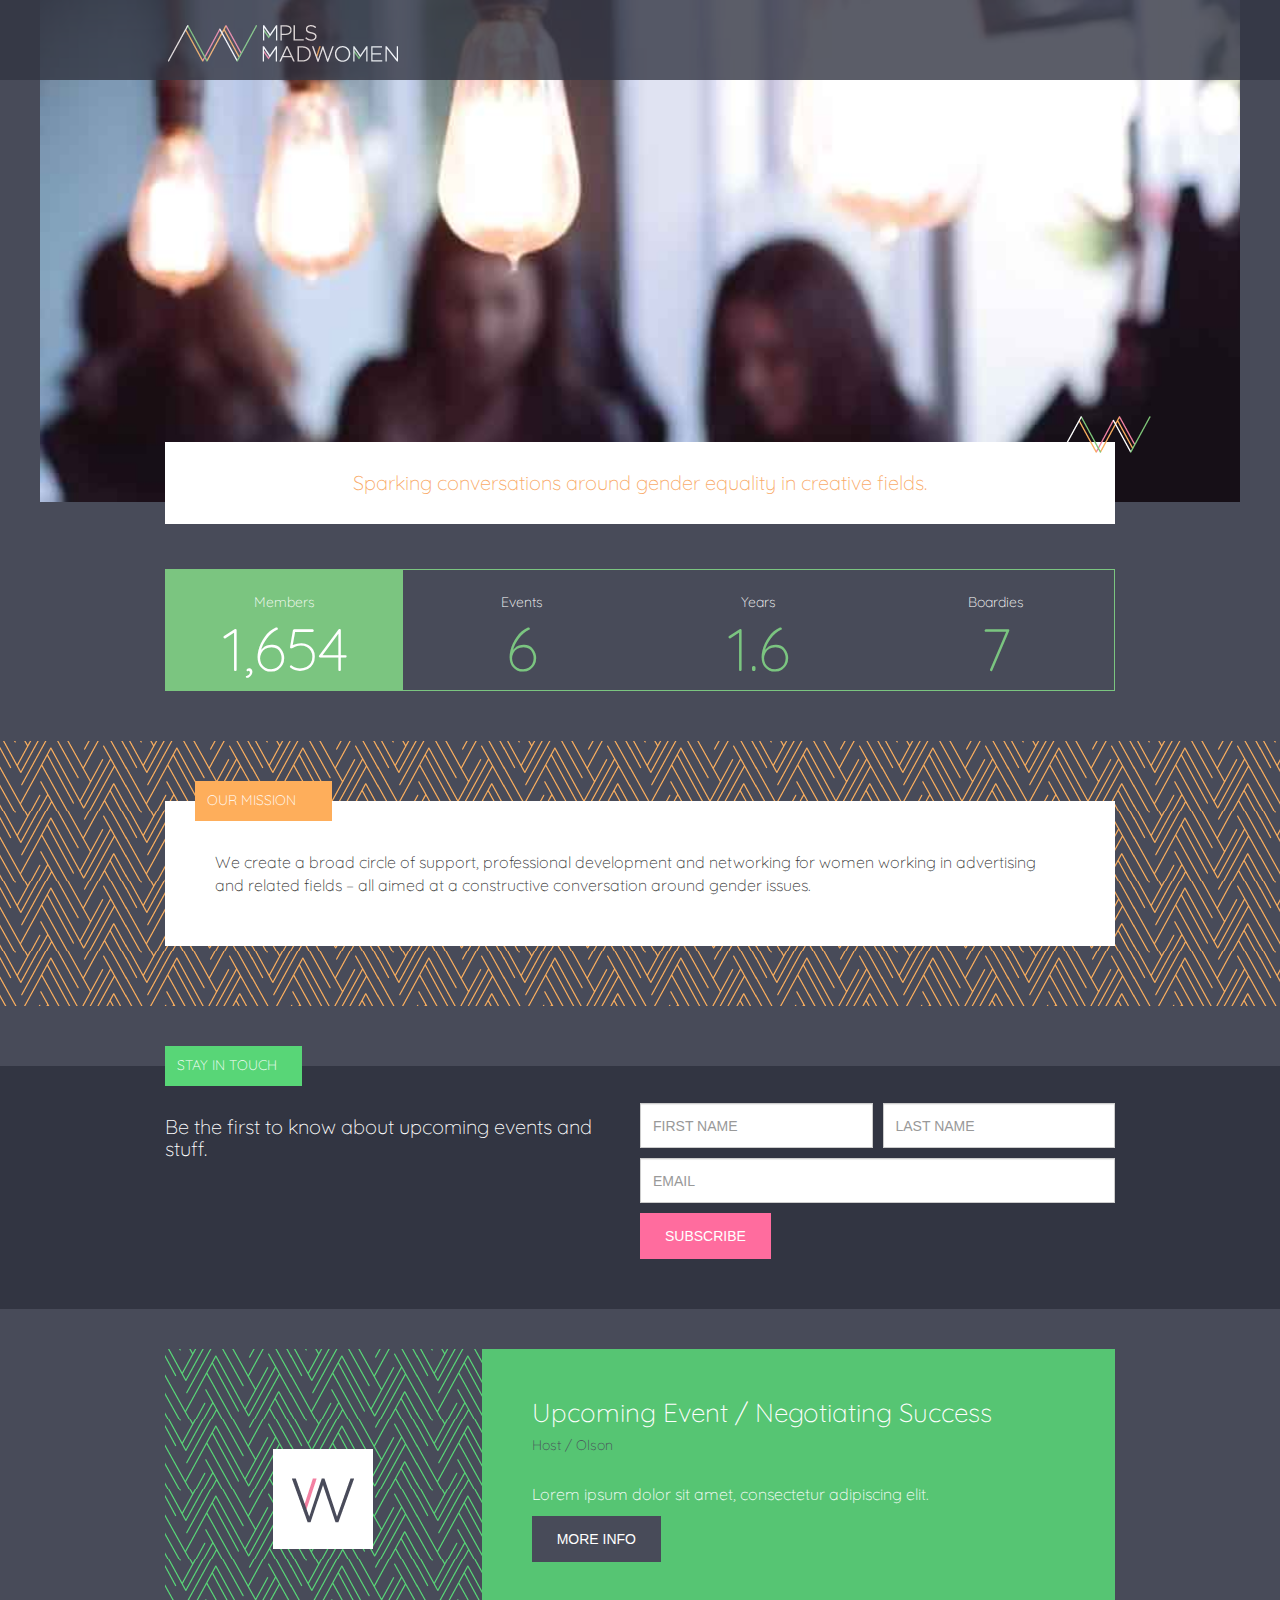
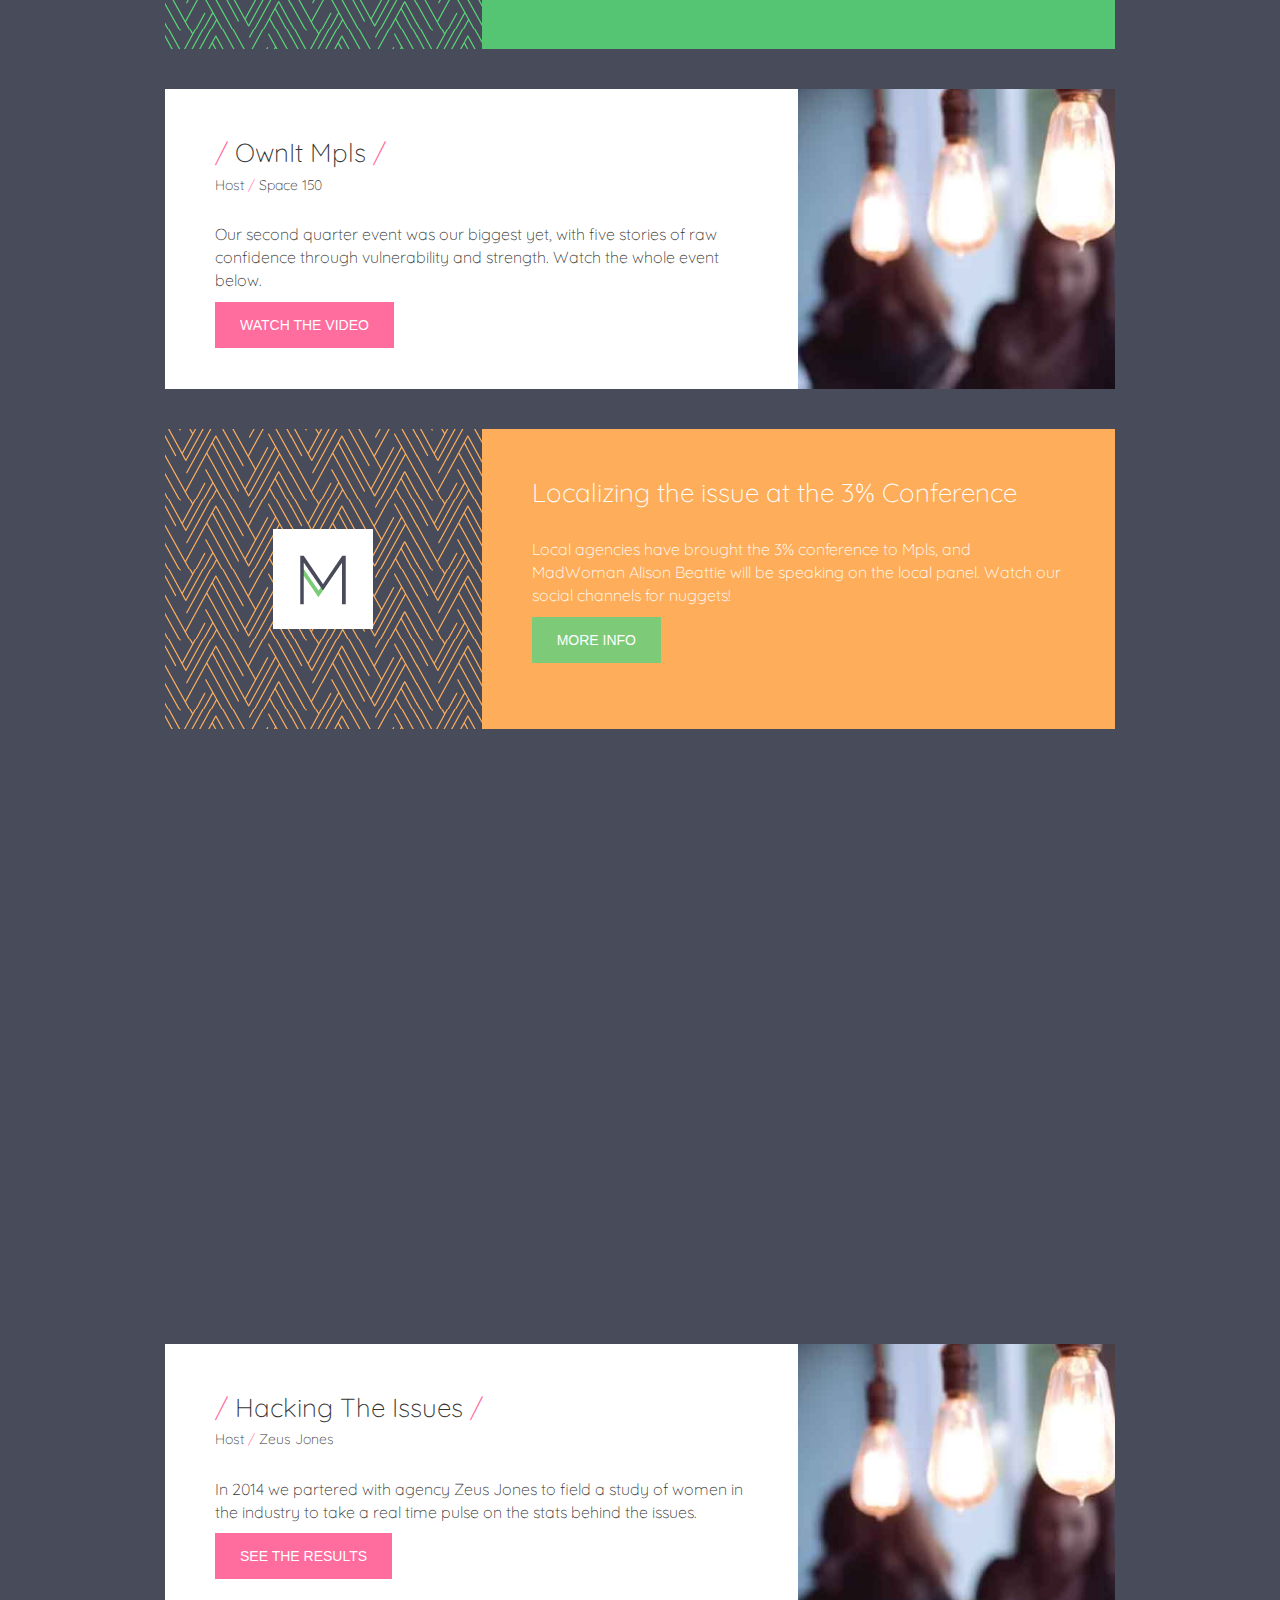
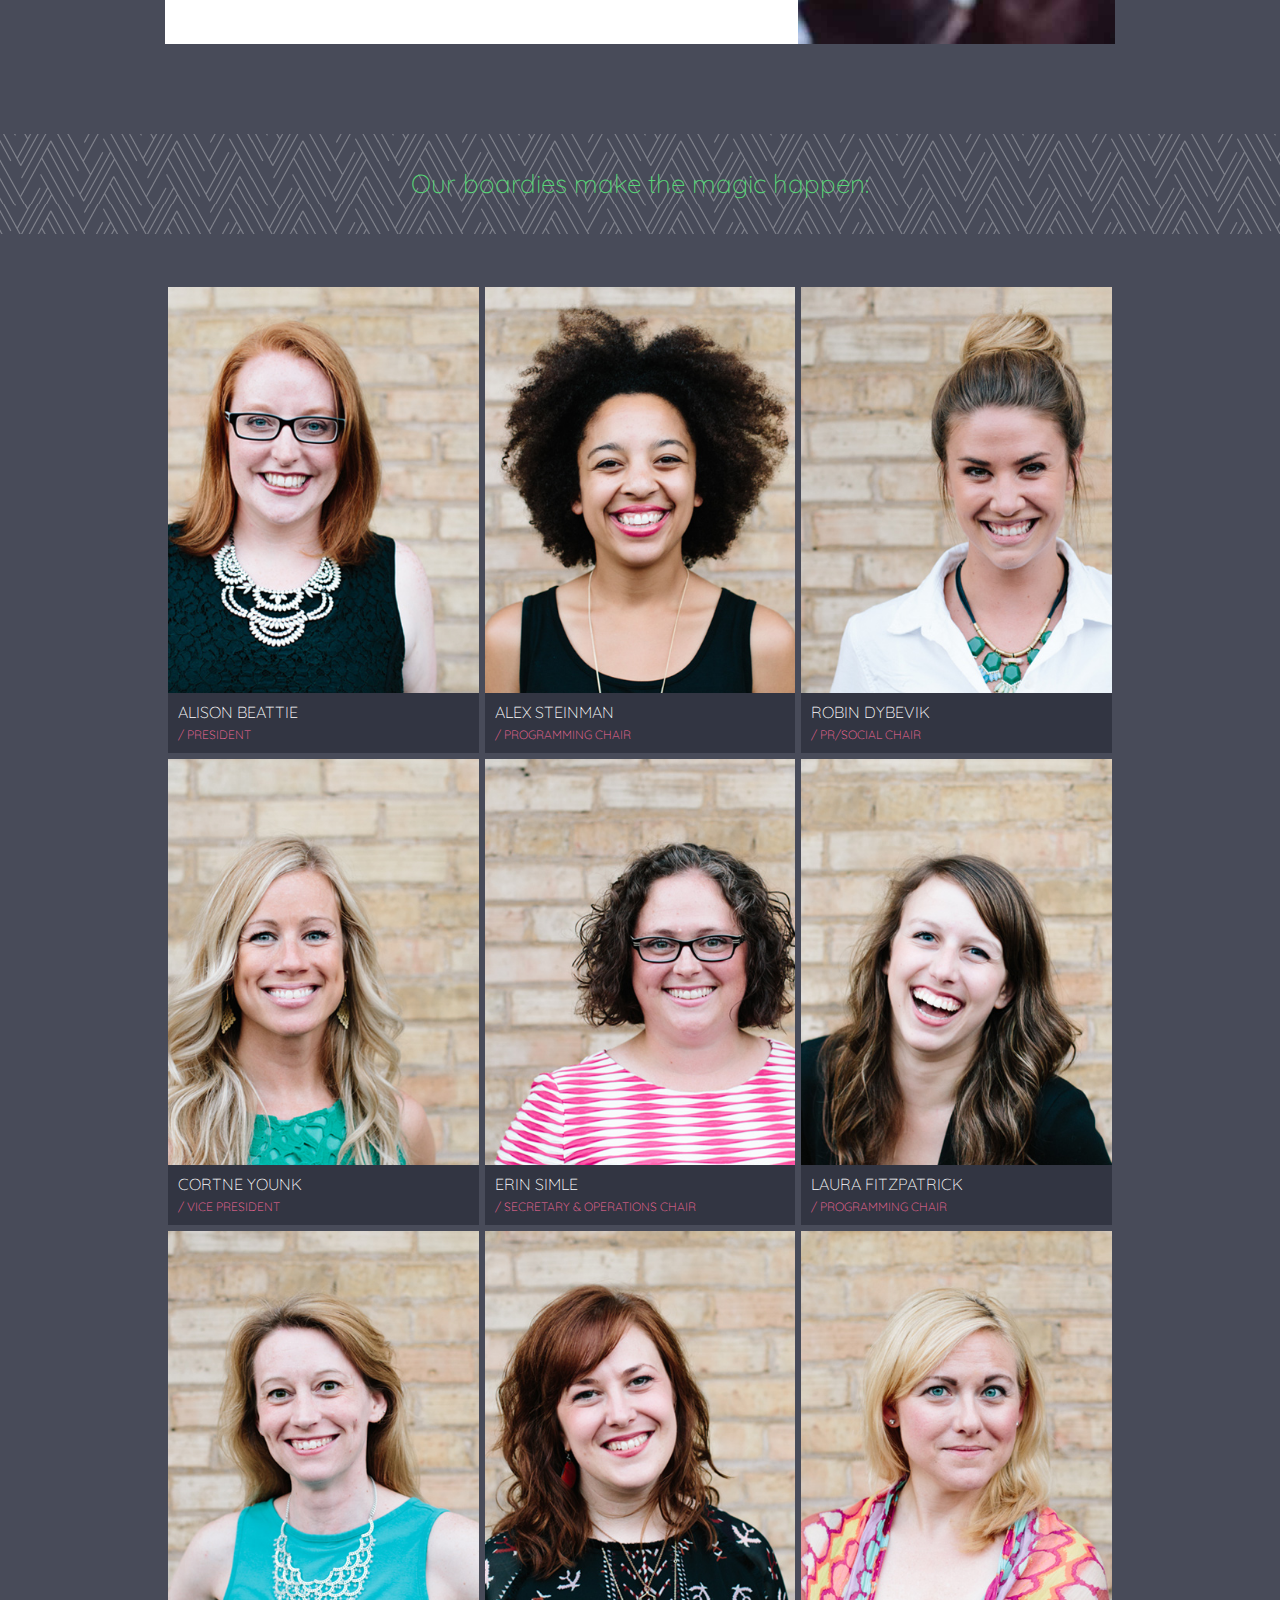
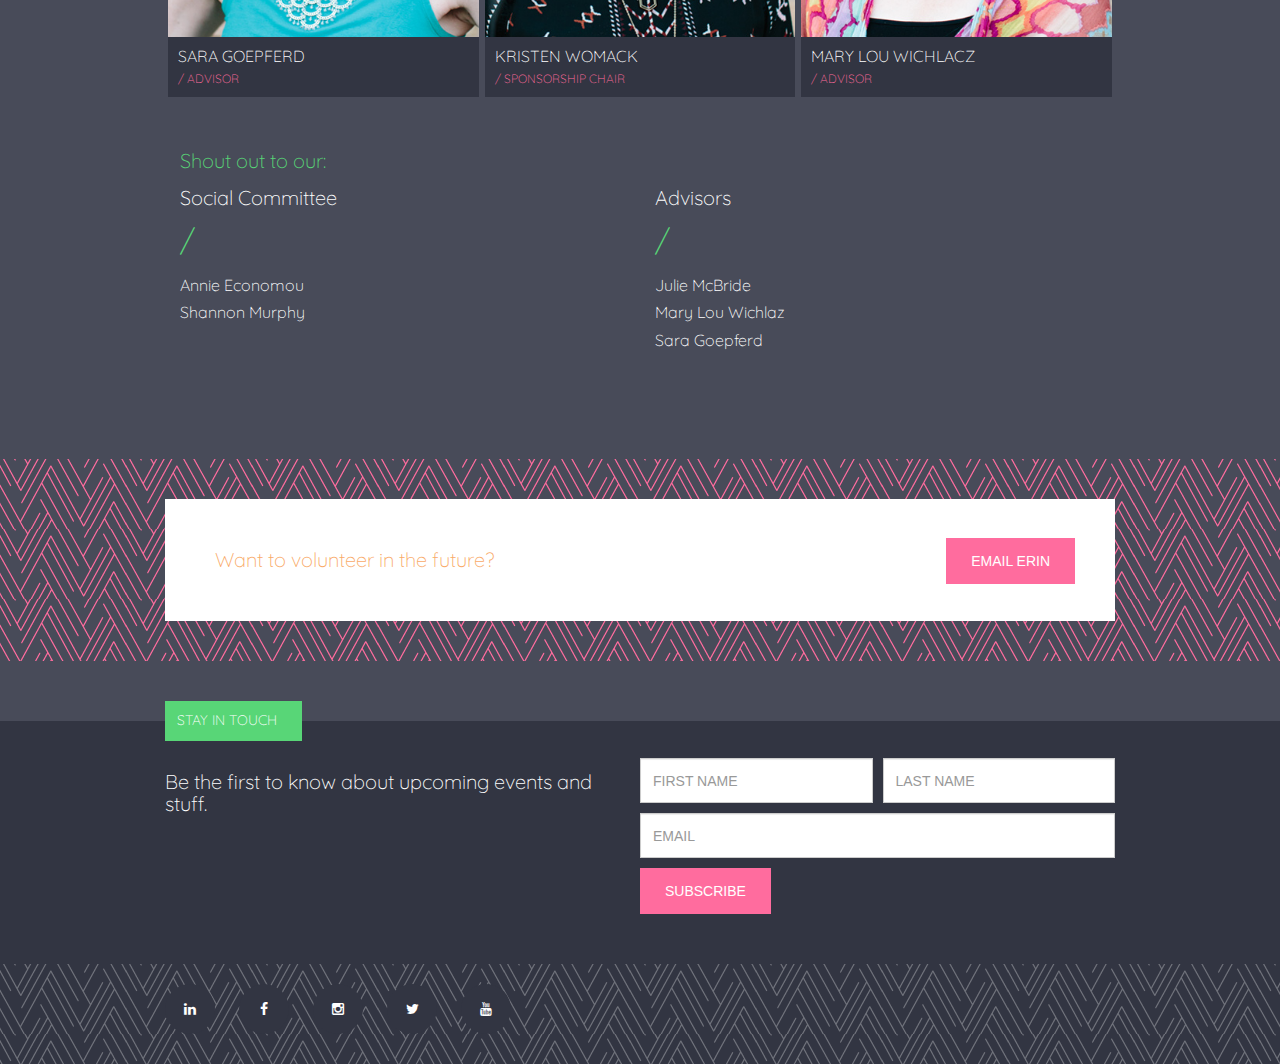
<file: index.html>
<!DOCTYPE html>
<html lang="en">
  <head>
    <meta charset="utf-8">
    <meta http-equiv="X-UA-Compatible" content="IE=edge">
    <title>Mpls MadWomen: Sparking Conversations around Gender Equality</title>
    <link rel="icon" type="image/png" href="refs/favicon.ico">

    <link rel="stylesheet" href="csscustom/bootstrap.min.css">
    <link rel="stylesheet" href="csscustom/custom.css">
    <link rel="stylesheet" href="csscustom/mediaqueries.css">
    <link rel="stylesheet" href="refs/font-awesome-4.2.0/css/font-awesome.min.css">
    <link href='http://fonts.googleapis.com/css?family=Quicksand:300,400' rel='stylesheet' type='text/css'>
    <link href='http://fonts.googleapis.com/css?family=Montserrat' rel='stylesheet' type='text/css'>
    <meta name="viewport" content="width=device-width, initial-scale=1.0, maximum-scale=2.01"/>

    <!-- Google Analytics -->
    <script>
      (function(i,s,o,g,r,a,m){i['GoogleAnalyticsObject']=r;i[r]=i[r]||function(){
      (i[r].q=i[r].q||[]).push(arguments)},i[r].l=1*new Date();a=s.createElement(o),
      m=s.getElementsByTagName(o)[0];a.async=1;a.src=g;m.parentNode.insertBefore(a,m)
      })(window,document,'script','//www.google-analytics.com/analytics.js','ga');

      ga('create', 'UA-67073618-1', 'auto');
      ga('send', 'pageview');

    </script>

    <!-- Twitter -->
    <meta name="twitter:card" content="summary_large_image">
    <meta name="twitter:site" content="@mplsmadwomen">
    <meta name="twitter:creator" content="@Mplsmadwomen">
    <meta name="twitter:title" content="Mpls MadWomen: Sparking Conversations around Gender Equality">
    <meta name="twitter:description" content="We create a broad circle of support, professional development and networking for women working in advertising and related fields – all aimed at a constructive conversation around gender issues.">
    <meta name="twitter:image" content="http://www.mplsmadwomen.com/refs/header-image.jpg">

  </head>

  <body>

      <nav class="navbar navbar-default navbar-fixed-top center ">
            <div class="container">
              <div class="row">
                <div class="col-sm-12">
                  <img src="refs/mwLogo.png" href="#" class="nav-logo img-responsive">
                </div>
              </div>
            </div>
      </nav>

    <div class=""> <!--main container-->

      <div class="container-fluid header">
        <img src="refs/header-image.jpg" alt="madwomen-header-img" class="img-responsive center-block header-img">
        <div class="container top-push">
          <img src="refs/wee-mark.png" class="wee-mark">
          <h1 class="intro-header">Sparking conversations around gender equality in creative fields.</h1>
        </div>
      </div>

      <div class="container">

        <div class="stats-hold">
            <div class="col-xs-6 col-sm-3 stat-primary">
              <h3 class="stat-h3">Members</h3>
              <p class="stat">1,654</p>
            </div>
            <div class="col-xs-6 col-sm-3 stat-secondary">
              <h3 class="stat-h3">Events</h3>
              <p class="stat stat-green">6</p>
            </div>
            <div class="col-xs-6 col-sm-3 stat-secondary">
              <h3 class="stat-h3">Years</h3>
              <p class="stat stat-green">1.6</p>
            </div>
            <div class="col-xs-6 col-sm-3 stat-secondary">
              <h3 class="stat-h3">Boardies</h3>
              <p class="stat stat-green">7</p>
            </div>
        </div>

      </div>

      <div class="para-block bkgd-tile-orange">
        <div class="container">
          <h3 class="block-header block-orange top-push">OUR MISSION</h3>
          <p class="block-p">We create a broad circle of support, professional development and networking for women working in advertising and related fields – all aimed at a constructive conversation around gender issues.</p>
        </div>
      </div>

      <div class="footer-hold footer-hold-hold">

        <div class="container">
          <div class="footer-left col-md-6">
            <h3 class="block-header block-green block-footer">STAY IN TOUCH</h3>
            <h1 class="footer-header">Be the first to know about upcoming events and stuff.</h1>
          </div>

          <div class="col-md-6 footer-form">

            <!-- Begin MailChimp Signup Form -->
            <div id="mc_embed_signup">
              <form action="http://mplsmadwomen.us8.list-manage.com/subscribe/post?u=4d42fdd2d717a6632406c2f43&amp;id=8b41ed107f" method="post" id="mc-embedded-subscribe-form" name="mc-embedded-subscribe-form" class="validate" target="_blank" novalidate>
                <div id="mc_embed_signup_scroll">

                  <div class="row">
                    <div class="mc-field-group col-xs-6 form-control-two-left">
                    	<input type="text" value="" class="form-control" id="exampleInputName1" placeholder="FIRST NAME" name="FNAME" id="mce-FNAME">
                    </div>

                    <div class="mc-field-group col-xs-6 form-control-two-right">
                    	<input type="text" value="" class="form-control" placeholder="LAST NAME" name="LNAME" id="mce-LNAME">
                    </div>
                  </div>

                  <div class="row">
                    <div class="mc-field-group">
                      <input type="email" value="" name="EMAIL" class="required email form-control" placeholder="EMAIL" id="mce-EMAIL">
                    </div>

                    <div class="mc-field-group input-group" style="display:none">
                        <ul>
                          <li><input type="checkbox" value="16" name="group[17061][16]" id="mce-group[17061]-17061-0" checked></li>
                        </ul>
                    </div>

                    <div id="mce-responses" class="clear">
                    <div class="response" id="mce-error-response" style="display:none"></div>
                    <div class="response" id="mce-success-response" style="display:none"></div>
                  </div>

                   <!-- real people should not fill this in and expect good things - do not remove this or risk form bot signups-->
                   <div style="position: absolute; left: -5000px;"><input type="text" name="b_4d42fdd2d717a6632406c2f43_8b41ed107f" tabindex="-1" value=""></div>
                  <div class="clear"><input type="submit" value="Subscribe" name="subscribe" id="mc-embedded-subscribe" class="btn btn-primary btn-primary-pink"></div>
                </div>
              </form>
            </div>

            <!--End mc_embed_signup-->

          </div>

        </div>

      </div>
    </div>

      <!-- BLOCK W/ CAP ON LEFT -->
      <div class="container two-col-hold">
          <div class="col-xs-12 col-sm-4 left-block-sm bkgd-tile-green">
            <div class="block-cap">
              <img src="refs/block-w-pink.png" alt=""/>
            </div>
          </div>
          <div class="col-xs-12 col-sm-8 right-block para-block-green">
            <h2 class="h2 block-h2">Upcoming Event / Negotiating Success</h2>
            <h4 class="subhead">Host / Olson</h4>
            <p class="two-col-block-p"> Lorem ipsum dolor sit amet, consectetur adipiscing elit.</p>
            <a href='http://www.space150.com/blog/ownitmpls/' target="_blank" class="btn btn-primary btn-primary-grey">More Info</a>
          </div>
      </div>

      <!-- BLOCK W/ IMAGE ON RIGHT -->
      <div class="container two-col-hold">
        <div class="col-xs-12 col-sm-4 col-sm-push-8 right-block-sm">
          <div id="img-hackingtheissues">
          </div>
        </div>
        <div class="col-xs-12 col-sm-8 col-sm-pull-4 left-block para-block-white">
          <h2 class="h2 block-h2"><span class="pink-text">/</span> OwnIt Mpls <span class="pink-text">/</span></h2>
          <h4 class="subhead">Host <span class="pink-text">/</span> Space 150</h4>
          <p class="two-col-block-p">Our second quarter event was our biggest yet, with five stories of raw confidence through vulnerability and strength. Watch the whole event below.</p>
          <a href='http://www.space150.com/blog/ownitmpls/' target="_blank" class="btn btn-primary btn-primary-pink">Watch the Video</a>
        </div>
      </div>

      <!-- BLOCK W/ CAP ON RIGHT -->
      <div class="container two-col-hold">
        <div class="col-xs-12 col-sm-4 right-block-sm bkgd-tile-orange">
          <div class="block-cap">
            <img src="refs/block-m-green.png" alt=""/>
          </div>
        </div>
        <div class="col-xs-12 col-sm-8 left-block para-block-orange">
          <h2 class="h2 block-h2">Localizing the issue at the 3% Conference</h2>
          <p class="two-col-block-p">Local agencies have brought the 3% conference to Mpls, and MadWoman Alison Beattie will be speaking on the local panel. Watch our social channels for nuggets!</p>
          <a href='http://www.3percentconf.com/minicon/minneapolis' target="_blank" class="btn btn-primary btn-primary-green">More Info</a>
        </div>
      </div>

      <!-- ZJ Video -->
      <div class="container">
        <div class="embed-responsive embed-responsive-16by9">
            <iframe class="embed-responsive-item" src="https://www.youtube.com/embed/fwAHQLvzdH8"></iframe>
        </div>
      </div>

      <!-- BLOCK W/ IMAGE ON RIGHT -->
      <div class="container two-col-hold">
          <div class="col-xs-12 col-sm-4 col-sm-push-8 right-block-sm">
            <div id="img-hackingtheissues">
            </div>
          </div>
          <div class="col-xs-12 col-sm-8 col-sm-pull-4 left-block para-block-white">
            <h2 class="h2 block-h2"><span class="pink-text">/</span> Hacking The Issues <span class="pink-text">/</span></h2>
            <h4 class="subhead">Host <span class="pink-text">/</span> Zeus Jones</h4>
            <p class="two-col-block-p">In 2014 we partered with agency Zeus Jones to field a study of women in the industry to take a real time pulse on the stats behind the issues.</p>
            <a href='http://www.zeusjones.com/blog/2014/infographic-how-does-the-twin-cities-advertising-industry-stack-up-for-women/' target="_blank" class="btn btn-primary btn-primary-pink">See The Results</a>
          </div>
      </div>

      <div class="spacer-hold">
        <h1 class="col-xs-12 row-centered"><span class="green-text spacer-h">Our boardies make the magic happen:</span></h1>
      </div>

      <div id="portfoliolist" class="container">
            <div class="col-xs-12 col-sm-6 col-md-4 portcol">
                <div class="portfolio logo">
                    <div class="portfolio-wrapper">
                      <img src="refs/boardies_alison.jpg" alt=""/>
                      <div class="portlabel">
                          <div class="portlabel-text">
                            <p class="text-title">Alison Beattie</p>
                            <p class="text-category">/ President</p>
                          </div>
                          <div class="portlabel-bg"></div>
                      </div>
                    </div>
                </div>
            </div>
            <div class="col-xs-12 col-sm-6 col-md-4 portcol">
                <div class="portfolio logo">
                    <div class="portfolio-wrapper">
                      <img src="refs/boardies_alex.jpg" alt="" />
                      <div class="portlabel">
                          <div class="portlabel-text">
                            <p class="text-title">Alex Steinman</p>
                            <p class="text-category">/ Programming Chair</p>
                          </div>
                          <div class="portlabel-bg"></div>
                      </div>
                    </div>
                </div>
            </div>
            <div class="col-xs-12 col-sm-6 col-md-4 portcol">
                <div class="portfolio logo">
                    <div class="portfolio-wrapper">
                      <img src="refs/boardies_robin.jpg" alt="" />
                      <div class="portlabel">
                          <div class="portlabel-text">
                            <p class="text-title">Robin Dybevik</p>
                            <p class="text-category">/ Pr/Social Chair</p>
                          </div>
                          <div class="portlabel-bg"></div>
                      </div>
                    </div>
                </div>
            </div>
            <div class="col-xs-12 col-sm-6 col-md-4 portcol">
                <div class="portfolio logo">
                    <div class="portfolio-wrapper">
                      <img src="refs/boardies_cortne.jpg" alt="" />
                      <div class="portlabel">
                          <div class="portlabel-text">
                            <p class="text-title">Cortne Younk</p>
                            <p class="text-category">/ Vice President</p>
                          </div>
                          <div class="portlabel-bg"></div>
                      </div>
                    </div>
                </div>
            </div>
            <div class="col-xs-12 col-sm-6 col-md-4 portcol">
                <div class="portfolio logo">
                    <div class="portfolio-wrapper">
                      <img src="refs/boardies_erin.jpg" alt="" />
                      <div class="portlabel">
                          <div class="portlabel-text">
                            <p class="text-title">Erin Simle</p>
                            <p class="text-category">/ Secretary &amp; Operations Chair</p>
                          </div>
                          <div class="portlabel-bg"></div>
                      </div>
                    </div>
                </div>
            </div>
            <div class="col-xs-12 col-sm-6 col-md-4 portcol">
                <div class="portfolio logo">
                    <div class="portfolio-wrapper">
                      <img src="refs/boardies_laura.jpg" alt="" />
                      <div class="portlabel">
                          <div class="portlabel-text">
                            <p class="text-title">Laura Fitzpatrick</p>
                            <p class="text-category">/ Programming Chair</p>
                          </div>
                          <div class="portlabel-bg"></div>
                      </div>
                    </div>
                </div>
            </div>
            <div class="col-xs-12 col-sm-6 col-md-4 portcol">
                <div class="portfolio logo">
                    <div class="portfolio-wrapper">
                      <img src="refs/boardies_sara.jpg" alt="" />
                      <div class="portlabel">
                          <div class="portlabel-text">
                            <p class="text-title">Sara Goepferd</p>
                            <p class="text-category">/ Advisor</p>
                          </div>
                          <div class="portlabel-bg"></div>
                      </div>
                    </div>
                </div>
            </div>
            <div class="col-xs-12 col-sm-6 col-md-4 portcol">
                <div class="portfolio logo">
                    <div class="portfolio-wrapper">
                      <img src="refs/boardies_kristen.jpg" alt="" />
                      <div class="portlabel">
                          <div class="portlabel-text">
                            <p class="text-title">Kristen Womack</p>
                            <p class="text-category">/ Sponsorship Chair</p>
                          </div>
                          <div class="portlabel-bg"></div>
                      </div>
                    </div>
                </div>
            </div>
            <div class="col-xs-12 col-sm-6 col-md-4 portcol">
                <div class="portfolio logo">
                    <div class="portfolio-wrapper">
                      <img src="refs/boardies_ML.jpg" alt="" />
                      <div class="portlabel">
                          <div class="portlabel-text">
                            <p class="text-title">Mary Lou Wichlacz</p>
                            <p class="text-category">/ Advisor</p>
                          </div>
                          <div class="portlabel-bg"></div>
                      </div>
                    </div>
                </div>
            </div>
      </div>


      <div class="text-block container">
        <h2 class="col-xs-12 block-h3 text-block-h2"><span class="green-text">Shout out to our:</span></h2>
        <div class="col-xs-12 col-sm-6">
          <h3 class="block-h3">Social Committee</h3>
          <h2 class="green-text">/</span>
          <ul class="list-text">
            <li>Annie Economou</li>
            <li>Shannon Murphy</li>
          </ul>
        </div>
        <div class="col-xs-12 col-sm-6">
          <h3 class="block-h3">Advisors</h3>
          <h2 class="green-text">/</span>
          <ul class="list-text">
            <li>Julie McBride</li>
            <li>Mary Lou Wichlaz</li>
            <li>Sara Goepferd</li>
          </ul>
        </div>
      </div>


      <div class="para-block bkgd-tile-pink">
        <div class="container">
          <div>
            <a href='mailto:Erin.simle@gmail.com?Subject=Volunteering%20for%20MadWomen' class="btn btn-primary btn-primary-pink contact-callout-btn">Email Erin</a>
            <h1 class="block-p contact-callout">Want to volunteer in the future?</h1>
          </div>
        </div>
      </div>



    <!--footer-->
    <div class="footer-hold footer-hold-hold">

      <div class="container">
        <div class="footer-left col-md-6">
          <h3 class="block-header block-green block-footer">STAY IN TOUCH</h3>
          <h1 class="footer-header">Be the first to know about upcoming events and stuff.</h1>
        </div>

        <div class="col-md-6 footer-form">

          <!-- Begin MailChimp Signup Form -->
          <div id="mc_embed_signup">
            <form action="http://mplsmadwomen.us8.list-manage.com/subscribe/post?u=4d42fdd2d717a6632406c2f43&amp;id=8b41ed107f" method="post" id="mc-embedded-subscribe-form" name="mc-embedded-subscribe-form" class="validate" target="_blank" novalidate>
              <div id="mc_embed_signup_scroll">

                <div class="row">
                  <div class="mc-field-group col-xs-6 form-control-two-left">
                  	<input type="text" value="" class="form-control" id="exampleInputName1" placeholder="FIRST NAME" name="FNAME" id="mce-FNAME">
                  </div>

                  <div class="mc-field-group col-xs-6 form-control-two-right">
                  	<input type="text" value="" class="form-control" placeholder="LAST NAME" name="LNAME" id="mce-LNAME">
                  </div>
                </div>

                <div class="row">
                  <div class="mc-field-group">
                    <input type="email" value="" name="EMAIL" class="required email form-control" placeholder="EMAIL" id="mce-EMAIL">
                  </div>

                  <div class="mc-field-group input-group" style="display:none">
                      <ul>
                        <li><input type="checkbox" value="16" name="group[17061][16]" id="mce-group[17061]-17061-0" checked></li>
                      </ul>
                  </div>

                  <div id="mce-responses" class="clear">
                  <div class="response" id="mce-error-response" style="display:none"></div>
                  <div class="response" id="mce-success-response" style="display:none"></div>
                </div>

                 <!-- real people should not fill this in and expect good things - do not remove this or risk form bot signups-->
                 <div style="position: absolute; left: -5000px;"><input type="text" name="b_4d42fdd2d717a6632406c2f43_8b41ed107f" tabindex="-1" value=""></div>
                <div class="clear"><input type="submit" value="Subscribe" name="subscribe" id="mc-embedded-subscribe" class="btn btn-primary btn-primary-pink"></div>
              </div>
            </form>
          </div>

          <!--End mc_embed_signup-->

        </div>

      </div>

    </div>

    <div class="footer-hold footer-nav-hold">

      <div class="container">
        <div class="footer-left social-left col-md-6 center-block">
            <a class="col-xs-1 circle-icon circle-icon-left" href="https://www.linkedin.com/grp/home?gid=6553818" target="_blank">
              <i class="fa fa-linkedin fa-1x"></i>
            </a>
            <a class="col-xs-1 circle-icon" href="https://www.facebook.com/mplsmadwomen" target="_blank">
              <i class="fa fa-facebook fa-1x"></i>
            </a>
            <a class="col-xs-1 circle-icon" href="https://instagram.com/mplsmadwomen/" target="_blank">
              <i class="fa fa-instagram fa-1x"></i>
            </a>
            <a class="col-xs-1 circle-icon" href="https://twitter.com/mplsmadwomen" target="_blank">
              <i class="fa fa-twitter fa-1x"></i>
            </a>
            <a class="col-xs-1 circle-icon" href="https://www.youtube.com/user/MplsMadWomen" target="_blank">
              <i class="fa fa-youtube fa-1x"></i>
            </a>
        </div>

        <div class="footer-right col-md-6">
          <ul class="footer-nav">
            <!--
            <li><a href="#">LEGAL</a></li>
            <li><a href="#">CONTACT US</a></li>
          -->
          </ul>
        </div>

      </div>

    </div>

    <!-- end footer div-->
    </div>


    <!--end main container-->
    </div>


    <!-- jQuery (necessary for Bootstrap's JavaScript plugins) -->
    <script src="http://ajax.googleapis.com/ajax/libs/jquery/1.11.2/jquery.min.js"></script>
    <!-- Include all compiled plugins (below), or include individual files as needed -->
    <script type='text/jQuery'>(function($) {window.fnames = new Array(); window.ftypes = new Array();fnames[0]='EMAIL';ftypes[0]='email';fnames[1]='FNAME';ftypes[1]='text';fnames[2]='LNAME';ftypes[2]='text';}(jQuery));var $mcj = jQuery.noConflict(true);</script>

    <script src="jscustom/bootstrap.min.js"></script>
    <script type='text/javascript' src='jscustom/javascript.js'></script>
    <script type="text/javascript" src="http://ajax.googleapis.com/ajax/libs/jquery/1.9.1/jquery.min.js"></script>
    <script type='text/javascript' src='http://s3.amazonaws.com/downloads.mailchimp.com/js/mc-validate.js'></script>

  </body>
</html>
</file>
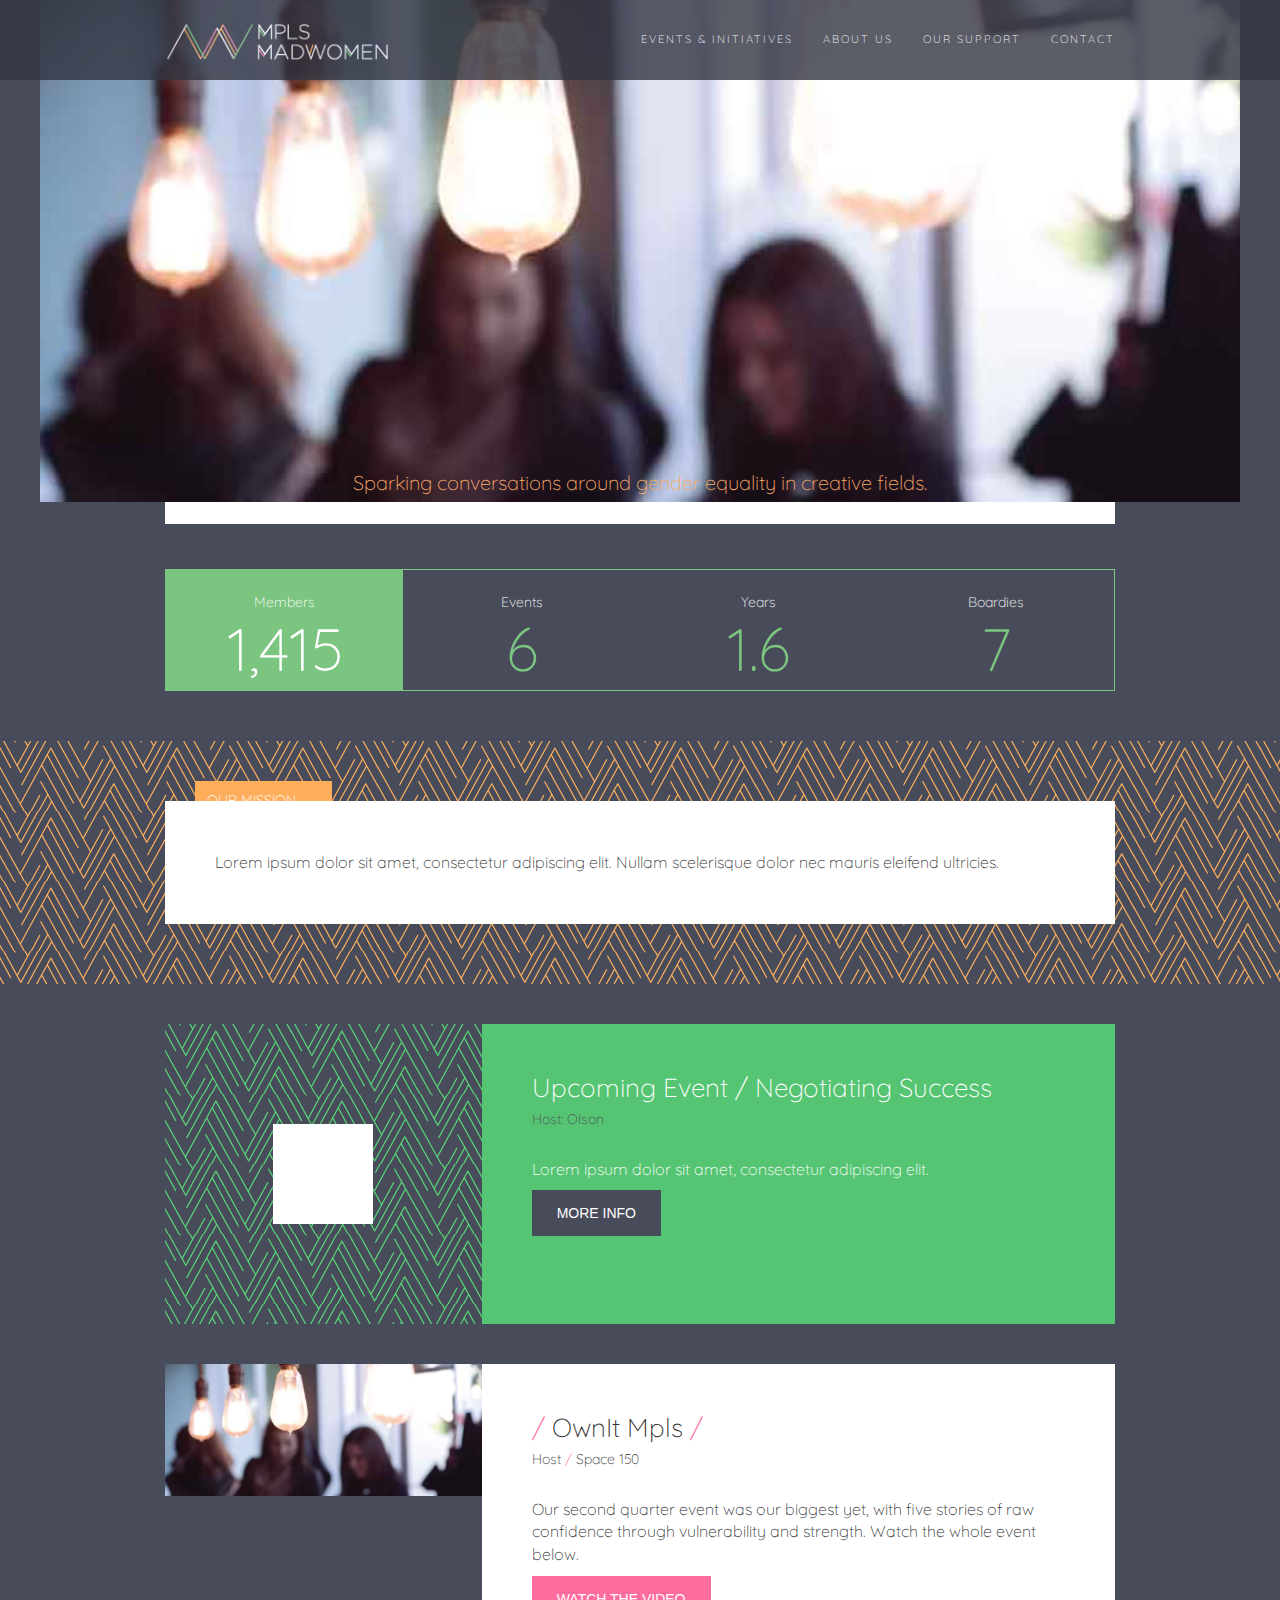
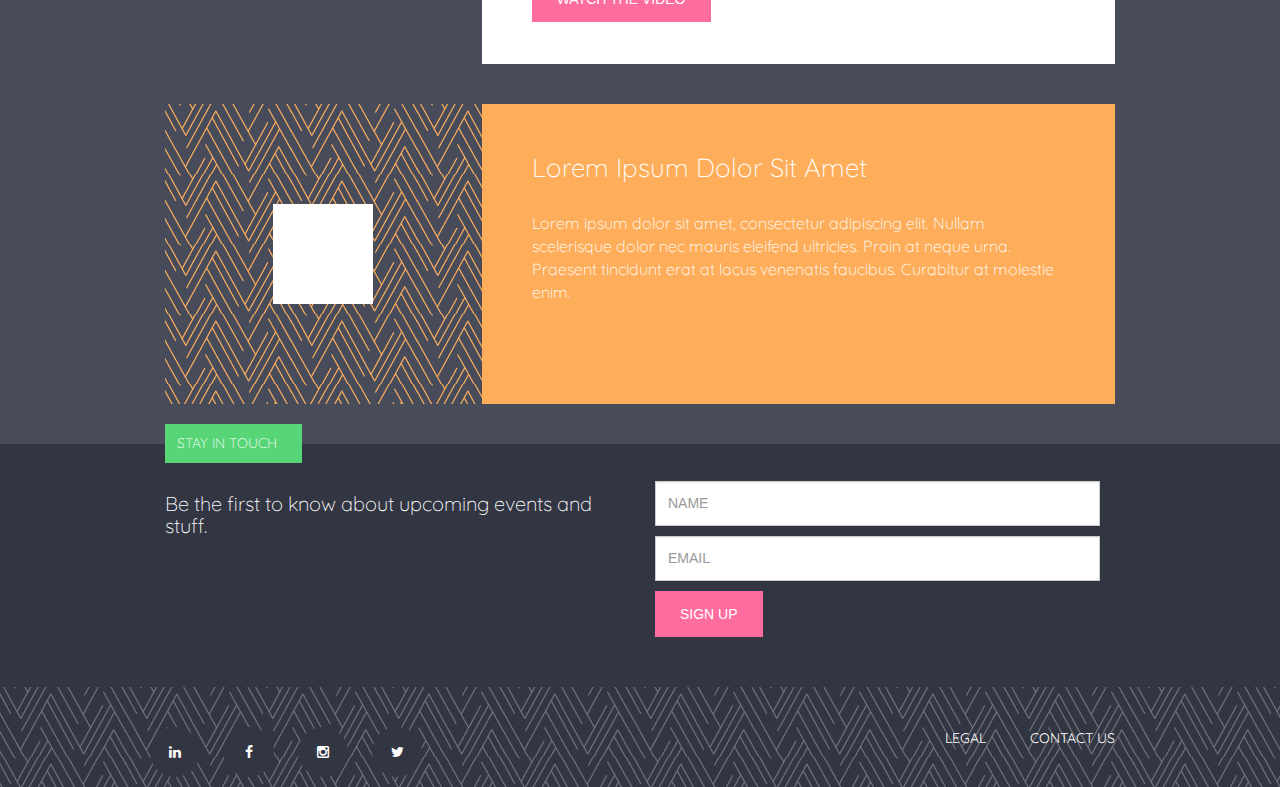
<file: index-W-NAV.html>
<!DOCTYPE html>
<html lang="en">
  <head>
    <meta charset="utf-8">
    <meta http-equiv="X-UA-Compatible" content="IE=edge">
    <meta name="viewport" content="width=device-width, initial-scale=1">
    <title>Title</title>

    <!-- Bootstrap -->
    <link rel="stylesheet" href="csscustom/bootstrap.min.css">
    <link rel="stylesheet" href="csscustom/custom.css">
    <link rel="stylesheet" href="csscustom/mediaqueries.css">
    <link rel="stylesheet" href="refs/font-awesome-4.2.0/css/font-awesome.min.css">
    <link href='http://fonts.googleapis.com/css?family=Quicksand:300,400' rel='stylesheet' type='text/css'>
    <link href='http://fonts.googleapis.com/css?family=Montserrat' rel='stylesheet' type='text/css'>
    <meta name="viewport" content="width=device-width, initial-scale=1.0, maximum-scale=2.01"/>
  </head>

  <body>

      <nav class="navbar navbar-default navbar-fixed-top center ">
            <div class="container">
              <!-- Brand and toggle get grouped for better mobile display -->
              <div class="navbar-header">
                <button type="button" class="navbar-toggle collapsed" data-toggle="collapse" data-target="#bs-example-navbar-collapse-1" aria-expanded="false">
                  <span class="sr-only">Toggle navigation</span>
                  <span class="icon-bar"></span>
                  <span class="icon-bar"></span>
                  <span class="icon-bar"></span>
                </button>
                <img src="refs/mwLogo.png" href="#" class="nav-logo img-responsive">
              </div>

            <!-- Collect the nav links, forms, and other content for toggling -->
            <div class="collapse navbar-collapse" id="bs-example-navbar-collapse-1">
              <ul class="nav navbar-nav navbar-right">
                <!-- save for ref active <li class="active"><a href="#">EVENTS + INITIATIVES<span class="sr-only">(current)</span></a></li>-->
                <li><a href="#">EVENTS &amp; INITIATIVES</a></li>
                <li><a href="#">ABOUT US</a></li>
                <li><a href="#">OUR SUPPORT</a></li>
                <li><a href="#">CONTACT</a></li>
              </ul>
            </div><!-- /.navbar-collapse -->
          </div><!-- /.container-fluid -->
      </nav>

    <div class=""> <!--main container-->

      <div class="container-fluid">
        <img src="refs/header-image.jpg" alt="madwomen-header-img" class="img-responsive center-block header-img">
        <div class="container">
          <h1 class="intro-header">Sparking conversations around gender equality in creative fields.</h1>
        </div>
      </div>

      <div class="container">

        <div class="stats-hold">
            <div class="col-xs-6 col-sm-3 stat-primary">
              <h3 class="stat-h3">Members</h3>
              <p class="stat">1,415</p>
            </div>
            <div class="col-xs-6 col-sm-3 stat-secondary">
              <h3 class="stat-h3">Events</h3>
              <p class="stat stat-green">6</p>
            </div>
            <div class="col-xs-6 col-sm-3 stat-secondary">
              <h3 class="stat-h3">Years</h3>
              <p class="stat stat-green">1.6</p>
            </div>
            <div class="col-xs-6 col-sm-3 stat-secondary">
              <h3 class="stat-h3">Boardies</h3>
              <p class="stat stat-green">7</p>
            </div>
        </div>

      </div>

      <div class="para-block bkgd-tile-orange">
        <div class="container">
          <h3 class="block-header block-orange">OUR MISSION</h3>
          <p class="block-p">Lorem ipsum dolor sit amet, consectetur adipiscing elit. Nullam scelerisque dolor nec mauris eleifend ultricies.</p>
        </div>
      </div>

      <!-- BLOCK W/ CAP ON LEFT -->
      <div class="container two-col-hold">
          <div class="col-xs-12 col-sm-4 left-block-sm bkgd-tile-green">
            <div class="block-cap">
            </div>
          </div>
          <div class="col-xs-12 col-sm-8 right-block para-block-green">
            <h2 class="h2 block-h2">Upcoming Event / Negotiating Success</h2>
            <h4 class="subhead">Host: Olson</h4>
            <p class="two-col-block-p"> Lorem ipsum dolor sit amet, consectetur adipiscing elit.</p>
            <a href='http://www.space150.com/blog/ownitmpls/' class="btn btn-primary btn-primary-grey">More Info</a>
          </div>
      </div>

      <!-- BLOCK W/ IMAGE ON RIGHT -->
      <div class="container two-col-hold">
        <div class="col-xs-12 col-sm-4 right-block-sm">
          <img src="refs/header-image.jpg" alt="madwomen-ownit-space150" class="block-img center-block img-responsive">
        </div>
        <div class="col-xs-12 col-sm-8 left-block para-block-white">
          <h2 class="h2 block-h2"><span class="pink-text">/</span> OwnIt Mpls <span class="pink-text">/</span></h2>
          <h4 class="subhead">Host <span class="pink-text">/</span> Space 150</h4>
          <p class="two-col-block-p">Our second quarter event was our biggest yet, with five stories of raw confidence through vulnerability and strength. Watch the whole event below.</p>
          <a href='http://www.space150.com/blog/ownitmpls/' class="btn btn-primary btn-primary-pink">Watch the Video</a>
        </div>
      </div>

      <!-- BLOCK W/ CAP ON RIGHT -->
      <div class="container two-col-hold">
        <div class="col-xs-12 col-sm-4 right-block-sm bkgd-tile-orange">
          <div class="block-cap">
          </div>
        </div>
        <div class="col-xs-12 col-sm-8 left-block para-block-orange">
          <h2 class="h2 block-h2">Lorem Ipsum Dolor Sit Amet</h2>
          <p class="two-col-block-p"> Lorem ipsum dolor sit amet, consectetur adipiscing elit. Nullam scelerisque dolor nec mauris eleifend ultricies. Proin at neque urna. Praesent tincidunt erat at lacus venenatis faucibus. Curabitur at molestie enim. </p>
        </div>
      </div>



    <!--footer-->
    <div class="footer-hold">

      <div class="container">
        <div class="footer-left col-md-6">
          <h3 class="block-header block-green block-footer">STAY IN TOUCH</h3>
          <h1 class="footer-header">Be the first to know about upcoming events and stuff.</h1>
        </div>

        <div class="col-md-6 footer-form">
          <input type="name" class="form-control" id="exampleInputName1" placeholder="NAME">
          <input type="email" class="form-control" id="exampleInputEmail1" placeholder="EMAIL">
          <button type="submit" class="btn btn-primary btn-primary-pink">Sign Up</button>
        </div>
      </div>

    </div>

    <div class="footer-hold footer-nav-hold">

      <div class="footer container">
        <div class="footer-left social-left col-md-6">
            <a class="col-xs-1 circle-icon circle-icon-left" href="https://www.linkedin.com/in/alisonbeattie">
              <i class="fa fa-linkedin fa-1x"></i>
            </a>
            <a class="col-xs-1 circle-icon" href="https://www.facebook.com/alison.beattie.10">
              <i class="fa fa-facebook fa-1x"></i>
            </a>
            <a class="col-xs-1 circle-icon" href="http://instagram.com/alisonbeattie">
              <i class="fa fa-instagram fa-1x"></i>
            </a>
            <a class="col-xs-1 circle-icon" href="https://twitter.com/alisonbeattie">
              <i class="fa fa-twitter fa-1x"></i>
            </a>
        </div>

        <div class="footer-right col-md-6">
          <ul class="footer-right footer-nav">
            <li><a href="#">LEGAL</a></li>
            <li><a href="#">CONTACT US</a></li>
          </ul>
        </div>

      </div>

    </div>

    <!-- end footer div-->
    </div>


    <!--end main container-->
    </div>

    <!-- jQuery (necessary for Bootstrap's JavaScript plugins) -->
    <script src="http://ajax.googleapis.com/ajax/libs/jquery/1.11.2/jquery.min.js"></script>
    <!-- Include all compiled plugins (below), or include individual files as needed -->
    <script src="jscustom/bootstrap.min.js"></script>
    <script type='text/javascript' src='jscustom/javascript.js'></script>
    <script type="text/javascript" src="http://ajax.googleapis.com/ajax/libs/jquery/1.9.1/jquery.min.js"></script>
    <script type="text/javascript" src="jscustom/jquery.easing.min.js"></script>
    <script type="text/javascript" src="jscustom/jquery.mixitup.min.js"></script>
  </body>
</html>
</file>
<file: csscustom/custom.css>
/* set a max-width for horizontal fluid layout and make it centered */
body {
     background-color: #484B59;
}

.container{
   max-width:980px !important;
}

.container-fluid {
  padding-right: 0px;
  padding-left: 0px;
}


/* centered columns styles */
.row-centered {
    text-align:center;
}

.col-centered {
    display:inline-block;
    float:none;
    /* reset the text-align */
    text-align:left;
    /* inline-block space fix */
    margin-right:-4px;
}


/* TYPOGRAPHY */
h1 {
  font-size: 20px;
  color: #F9AA68;
  font-family: 'Quicksand', sans-serif;
  font-weight: 100;
  text-align: center;
}

h2 {
  font-family: 'Quicksand', sans-serif;
  font-weight: 100;
  font-size: 30px;
  color: #B2B2B2;
  text-align: left;
  margin-bottom: 50px;
  margin-top: 0px;
}

.text-block-h2 {
  margin-bottom: 0px;
}

h3, h4, .outline-button {
  font-size: 14px;
  color: #fff;
  font-family: 'Quicksand', sans-serif;
  font-weight: 300;
}

.subhead {
  color: #484B59;
}


h6 {
  color: #B2B2B2;
}

p {
  font-family: 'Quicksand', serif;
  font-weight: 200;
  font-size: 16px;
  color: #353535;
  margin-top: 30px;
}

.pink-text {
  color: #ff6c9e;
}

.green-text {
  color: #58d677;
}

.p-white {
  color: #fff;
}

.list-text {
  color: #fff;
  font-family: 'Quicksand', serif;
  font-weight: 200;
  font-size: 16px;
  padding-left: 0px;
  padding-top: 20px;
}

ul {
  list-style-type: none;
}

li {
  padding-bottom: 10px;
}

/* wee mark */
.wee-mark {
  float: right;
  margin-right: -38px;
  margin-top: -88px;
}

/* spacer bar */

.spacer-hold {
  background-repeat: repeat;
  background: url('../refs/rpt-pale.png');
  height: 100px;
  padding: 16px;
  margin-top: 90px;
}

.spacer-h {
  font-size: 26px;
}

/* navigation */

.navbar-default {
  background-color: #323542;
  opacity: 0.80;
  border: none;
  height: 80px;
}

.navbar-default .navbar-collapse {
  border-color: #323542;
}

.nav-logo {
  margin-top: 6px;
  margin-left: -11px;
}

.navbar-default .navbar-nav li a {
  font-family: 'Quicksand', serif;
  font-weight: 200;
  font-size: 11px;
  color: #fff;
  letter-spacing: 2px;
  margin-top: 14px;
}

.navbar-toggle {
  margin-top: 22px;
}

.navbar-nav {
  background-color: #323542;
  opacity: 1.0;
}

.navbar-default .navbar-toggle {
  border-color: #323542;
}

.navbar-default .navbar-nav li a:hover {
  color: #F9AA68;
}

/* BUTTONS */

.btn {
  padding: 13px 25px;
  border-radius: 0px;
  border: none;
  text-transform: uppercase;
}

.btn-primary:hover {
  background-color: #ff6c9e;
}

.btn-primary-grey {
  background-color: #484B59;
}

.btn-primary-pink {
  background-color: #ff6c9e;
}

.btn-primary-green {
  background-color: #7DCB78;
}

.btn-primary-pink:hover,
.btn-primary-grey:hover {
  background-color: #FEAE5B;
}

.btn-primary-green:hover {
  background-color: #484B59;
}



/* BLOCKS */

.intro-header {
  background-color: #fff;
  padding: 30px;
  margin-top: -60px;
  text-align: center;
}

.top-push {
  position: relative;
  z-index: 500;
}

.header-img {
  width: 100%;
  max-width: 1200px;
  margin-left: auto;
  margin-right: auto;
  z-index:200;
}


.para-block {
  background-repeat: repeat;
  margin-top: 50px;
  margin-bottom: 40px;
}

.block-p {
  height: auto;
  background-color: #fff;
  padding: 50px;
  margin-top: 0px;
  margin-bottom: 60px;
}

/* CONTACT CALLOUT */

.contact-callout {
  text-align: left;
  margin: 40px;
  margin-left: 0px;
  margin-right: 0px;
}

.contact-callout-btn {
  display: inline;
  float: right;
  margin-top: 39px;
  margin-right: 40px;
  margin-left: 10px;
}

.block-header {
  padding: 12px;
  margin-left: 50px;
  width: 137px;
  margin: 40px 0px -20px 30px;
}

.block-orange {
  background-color: #FEAE5B;
}

.block-green {
  background-color: #58d677;
}


/* COL CAPS */
.left-block-sm {
  background-repeat: repeat;
  height: 300px;
  /*min-width: 300px;*/
}

.right-block-sm {
  background-repeat: repeat;
  height: 300px;
  padding: 0;
}

.block-img {
  width: 100%;
}

#img-hackingtheissues {
  background-image: url(../refs/header-image.jpg);
  background-size: cover;
  width: 100%;
  height: 100%;
  display: block;
}

.block-cap {
  background-color: #fff;
  margin-left: auto;
  margin-right: auto;
  height: 100px;
  width: 100px;
  margin-top: 100px;
}

.block-cap > img {
  margin-left: auto;
  margin-right: auto;
  display: block;
  padding-top: 11px;
}

.bkgd-tile-green {
  background: url('../refs/rpt-greenbkgd.png');
}

.bkgd-tile-orange {
  background: url('../refs/rpt-orangebkgd.png');
}

.bkgd-tile-pink {
  background: url('../refs/rpt-pinkbkgd.png');
}

/* COL COPY*/

.left-block {
  padding: 50px;
  height: 300px;
}

.right-block {
  padding: 50px;
  height: 300px;
  display: inline;
  float: right;
}

.para-block-green {
  background-color: #56C573;
}

.para-block-orange {
  background-color: #FEAE5B;
}

.para-block-white {
  background-color: #fff;
}

.para-block-white h2, .para-block-white h4, .para-block-white p {
  color: #333;
}

/* block para*/

.two-col-block-p {
  color: #fff;
  background-color: none;
}

.block-h2 {
  font-size: 26px;
  color: #fff;
  font-family: 'Quicksand', sans-serif;
  font-weight: 100;
  margin-top: 0px;
}

.two-col-hold {
  margin-top: 40px;
  margin-bottom: 40px;
}


/* OUTLINE BLOCK */
.outline-block {
  border: solid 1px #fff;
  padding: 24px;
}

.ob-green {
  border: solid 1px #7DCB78;
}

.span-green {
  color: #7DCB78;
}

.outline-block h4 {

}

.outline-button {
  background-color: #7DCB78;
  margin: 0px -25px -24px -25px;
  padding: 20px;
}

/* TEXT BLOCK */

.block-h3 {
  font-size: 20px;
  color: #fff;
  margin-top: 0px;
  margin-bottom: 15px;
}


/* STATS */
.stats-hold {
  border: solid 1px #7BC580;
  height: 122px;
  margin-top: 35px;
}

.stat-primary {
  background-color: #7BC580;
}

.stat,
.stat-green,
.stat-h3 {
  color: #fff;
  margin-top: 0px;
  margin-bottom: 0px;
  padding-top: 25px;
  text-align: center;
}

.stat {
  font-size: 60px;
  margin-top: -30px;
}

.stat-green {
  color: #7BC580;
}


/* RULES */
.rule,
.sm-rule {
  height: 1px;
  background-color: #b2b2b2;
  margin: 50px auto 50px auto;
}

.rule {
  width: 100%;
}

.sm-rule {
  width: 50px;
}

/* HEADER IMG */

/*   SOCIAL    */
.circle-icon {
  border-radius: 100%;
  width: 50px;
  height: 50px;
  background-color: #323542;
  margin: 0 12px 0 12px;
  text-align: center;
}

.circle-icon:hover {
  background-color: #58d677;
}

.fa {
  color: #fff;
  padding-top: 18px;
}

/* BOARD */

#portfoliolist {
    padding-top: 50px;
    margin-bottom: 50px;
  }

  .portfolio-wrapper {
    overflow: hidden;
    position: relative !important;
    cursor: pointer;
  }

  .portcol {
    padding: 3px;
  }

  .portfolio img {
    max-width: 100%;
    width: 100%;
    position: relative;
  }

  .portfolio .portlabel {
    position: absolute;
    width: 100%;
    height: 80px;
    bottom: -20px;
  }

    .portfolio .portlabel-bg {
      background: #323542;
      width: 100%;
      height:100%;
      position: absolute;
      top:0;
      left:0;
    }

    .portfolio .portlabel-text {
      position: relative;
      z-index: 500;
      padding: 8px 8px;
      font-family: 'Quicksand', sans-serif;
      font-weight: 100;
      font-size: 14px;
      text-decoration: none;
      text-transform: uppercase;
      padding-left: 10px;
    }

      .portfolio .text-title {
        text-decoration: none;
        color: #ffffff;
        margin-top: 0px;
        margin-bottom: 2px;
      }

      .portfolio .text-category {
        text-transform: uppercase;
        color: #ff6c9e;
        display: block;
        font-size: 12px;
        font-family: 'Quicksand', sans-serif;
        font-weight: 100;
        margin-top: 0px;
      }



/* FOOTER */

.footer {
  padding-top: 20px;
  padding-left: 0px;
  padding-right: 0px;
}

.footer-hold-hold {
  margin-top: 60px;
}

.footer-hold {
  background-color: #323542;
}

.footer-header {
  color: #fff;
  text-align: left;
  margin-bottom: 40px;
  padding-top: 30px;
}

.block-footer {
  margin-left: 0;
  margin-top: -20px;
}

.footer-nav-hold {
  background-repeat: repeat;
  background: url('../refs/rpt-pale.png');
  background-color: #323542;
  height: 100px;
}

.footer-nav {
  padding-left: 0px;
  padding-top: 21px;
}

.footer-nav li {
  display: inline;
  padding-left: 40px;
}

.footer-nav a {
  font-family: 'Quicksand', sans-serif;
  font-weight: 400;
  color: #fff;
}

.footer-right {
  text-align: right;
}

.footer-left {
  padding-left: 0px;
}

.social-left {
  margin-top: 20px;
}

.circle-icon-left {
  margin-left: 0px;
}

.form-control {
  display: inline;
  height: 45px;
  border-radius: 0px;
  margin-right: 10px;
  margin-bottom: 10px;
}

#mce-success-response,
#mce-error-response {
  color: #fff;
  padding-top: 10px;
  padding-bottom: 10px;
  font-family: 'Quicksand', sans-serif;
}

.mc-field-group {
  display: inline;
}

.error-response {
  background-color: #ff6c9e;
  font-family: 'Quicksand', sans-serif;
}

.form-control-two-left {
  padding-left: 0px;
  padding-right: 5px;
}

.form-control-two-right {
  padding-right: 0px;
  padding-left: 5px;
}

.footer-form {
  margin-top: 37px;
  margin-bottom: 50px;
}
</file>
<file: csscustom/mediaqueries.css>
/* IE 10+ Viewport fix */
@-ms-viewport { width:deivce-width; }
@viewport { width:deivce-width;}


/* MEDIUM - 900px */
@media screen and (max-width: 900px) {

  .nav-logo {
    margin-top: 9px;
    margin-left: 5px;
  }

  .header-img {
    margin-top: 0px;
  }

  .intro-header {
    margin-top: -43px;
  }

  .wee-mark {
    margin-top: -70px;
  }


}


/* SMALL <700*/
@media screen and (max-width: 768px) {

  /* BLOCK TO SINGLE COL */

  .wee-mark {
    margin-right: -15px;
  }

  .stats-hold {
    height: 250px;
  }

  .left-block-sm {
    background-repeat: repeat;
    height: 150px;
    width: 100%;
  }

  .right-block-sm {
    background-repeat: repeat;
    height: 150px;
    width: 100%;
  }

  .left-block, .right-block {
    height: auto;
  }

  .block-cap {
    margin-top: 25px;
  }

  .right-block {
    margin-left: 0px;
  }
}


/* SMALL <600*/
@media screen and (max-width: 600px) {


  .intro-header {
    margin-top: -43px;
  }

  /* BLOCK TO SINGLE COL */

  .left-block-sm {
    background-repeat: repeat;
    height: 150px;
    width: 100%;
  }

  .right-block-sm {
    background-repeat: repeat;
    height: 150px;
    width: 100%;
  }

  .block-cap {
    margin-top: 25px;
  }

  .right-block {
    margin-left: 0px;
  }

  .form-control {
    display: inline;
    width: 100%;
  }

  .footer-header {
    padding-left: 15px;
  }

  .footer-hold .form-control {
    margin-bottom: 10px;
  }

  .footer-nav {
    text-align: center;
    margin-top: 50px;
  }



}

/* XS <400*/
@media screen and (max-width: 400px) {

  .header-img {
    margin-top: 0px;
  }

  .contact-callout-btn {
    margin-top: 62px;
  }

  .circle-icon {
    margin: 0 8px 0 8px;
  }

}
</file>
